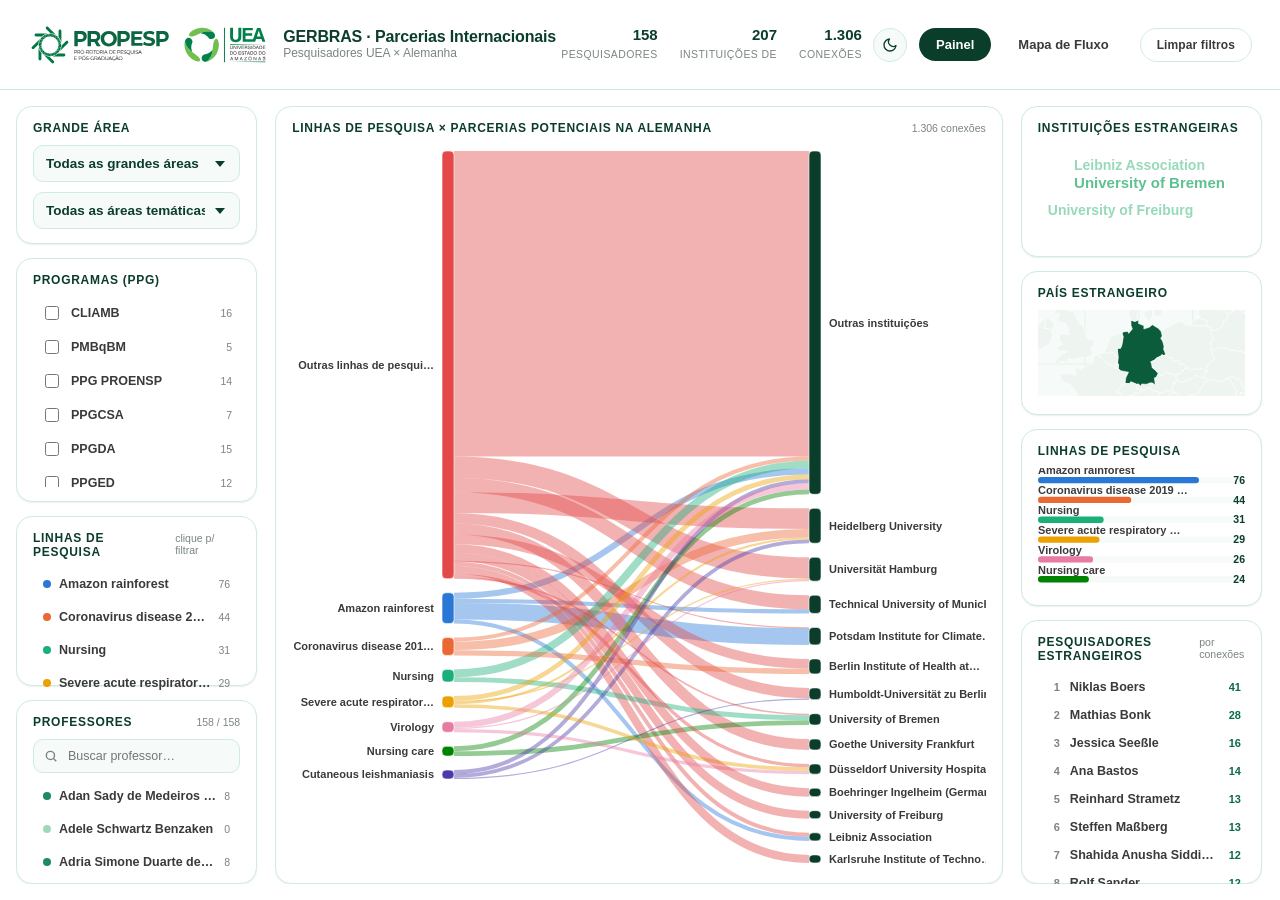
<file: docs/index.html>
<!doctype html>
<html lang="pt-BR">
<head>
<meta charset="utf-8" />
<meta name="viewport" content="width=device-width, initial-scale=1" />
<script>(function(){var t=localStorage.getItem('gerbras-theme');if(t==='dark'||t==='light')document.documentElement.setAttribute('data-theme',t);})();</script>
<title>GERBRAS · Parcerias Internacionais UEA</title>
<link rel="stylesheet" href="css/style.css?v=7" />
</head>
<body>

<header class="topbar">
  <div class="topbar__brand">
    <img src="image/propespuea.svg" alt="PROPESP UEA" class="topbar__logo" />
    <div class="topbar__title">
      <strong>GERBRAS · Parcerias Internacionais</strong>
      <span>Pesquisadores UEA × Alemanha</span>
    </div>
  </div>

  <div class="topbar__stats" id="topbar-stats"></div>

  <nav class="topbar__nav">
    <button type="button" id="theme-toggle" class="theme-toggle" aria-label="Alternar tema">
      <svg class="icon-sun" viewBox="0 0 24 24" fill="none" stroke="currentColor" stroke-width="2" stroke-linecap="round"><circle cx="12" cy="12" r="4"/><path d="M12 2v2M12 20v2M4.93 4.93l1.41 1.41M17.66 17.66l1.41 1.41M2 12h2M20 12h2M4.93 19.07l1.41-1.41M17.66 6.34l1.41-1.41"/></svg>
      <svg class="icon-moon" viewBox="0 0 24 24" fill="none" stroke="currentColor" stroke-width="2" stroke-linecap="round" stroke-linejoin="round"><path d="M21 12.79A9 9 0 1111.21 3 7 7 0 0021 12.79z"/></svg>
    </button>
    <a href="index.html" class="topbar__link is-active">Painel</a>
    <a href="flowmap.html" class="topbar__link">Mapa de Fluxo</a>
    <button class="btn btn--ghost" id="btn-clear-filters" style="margin-left:4px;">Limpar filtros</button>
  </nav>
</header>

<main class="layout">

  <!-- ===================== Coluna 1 — filtros ===================== -->
  <section class="col col--left">

    <div class="panel">
      <div class="panel__header"><span class="panel__title">Grande Área</span></div>
      <div class="field">
        <select id="filter-grande-area" class="dropdown">
          <option value="">Todas as grandes áreas</option>
        </select>
      </div>
      <div class="field" style="margin-top:10px;">
        <select id="filter-area" class="dropdown">
          <option value="">Todas as áreas temáticas</option>
        </select>
      </div>
    </div>

    <div class="panel">
      <div class="panel__header">
        <span class="panel__title">Programas (PPG)</span>
        <span class="panel__hint" id="ppg-count-hint"></span>
      </div>
      <div class="checklist" id="filter-ppg-list"></div>
    </div>

    <div class="panel panel--grow">
      <div class="panel__header">
        <span class="panel__title">Linhas de pesquisa</span>
        <span class="panel__hint">clique p/ filtrar</span>
      </div>
      <div class="panel__body">
        <div class="picklist" id="linhas-list"></div>
      </div>
    </div>

    <div class="panel panel--grow">
      <div class="panel__header">
        <span class="panel__title">Professores</span>
        <span class="panel__hint" id="prof-count-hint"></span>
      </div>
      <div class="panel__body">
        <div class="search-box">
          <svg width="14" height="14" viewBox="0 0 24 24" fill="none" stroke="currentColor" stroke-width="2.4"><circle cx="11" cy="11" r="7"/><path d="M21 21l-4.3-4.3"/></svg>
          <input type="text" id="prof-search" placeholder="Buscar professor…" />
        </div>
        <div class="picklist" id="prof-list"></div>
      </div>
    </div>

  </section>

  <!-- ===================== Coluna 2 — Sankey ===================== -->
  <section class="col col--center">
    <div class="panel panel--grow">
      <div class="panel__header">
        <span class="panel__title">Linhas de pesquisa × Parcerias potenciais na Alemanha</span>
        <span class="panel__hint" id="sankey-hint"></span>
      </div>
      <div class="panel__body" id="sankey-chart"></div>
    </div>
  </section>

  <!-- ===================== Coluna 3 — visão geral ===================== -->
  <section class="col col--right">

    <div class="panel" style="height:210px; display:flex; flex-direction:column;">
      <div class="panel__header"><span class="panel__title">Instituições estrangeiras</span></div>
      <div class="panel__body" id="wordcloud-chart" style="flex:1; min-height:0;"></div>
    </div>

    <div class="panel" style="height:200px; display:flex; flex-direction:column;">
      <div class="panel__header"><span class="panel__title">País estrangeiro</span></div>
      <div class="panel__body" id="map-chart" style="flex:1; min-height:0;"></div>
    </div>

    <div class="panel" style="height:250px; display:flex; flex-direction:column;">
      <div class="panel__header"><span class="panel__title">Linhas de pesquisa</span></div>
      <div class="panel__body" id="bar-chart" style="flex:1; min-height:0;"></div>
    </div>

    <div class="panel panel--grow">
      <div class="panel__header">
        <span class="panel__title">Pesquisadores estrangeiros</span>
        <span class="panel__hint">por conexões</span>
      </div>
      <div class="panel__body" id="foreign-ranking"></div>
    </div>

  </section>

</main>

<script src="lib/d3.v7.min.js"></script>
<script src="lib/d3-sankey.min.js"></script>
<script src="lib/d3-cloud.min.js"></script>
<script src="lib/topojson-client.min.js"></script>
<script src="js/common.js?v=7"></script>
<script src="js/charts.js?v=7"></script>
<script src="js/page1.js?v=7"></script>
</body>
</html>
</file>
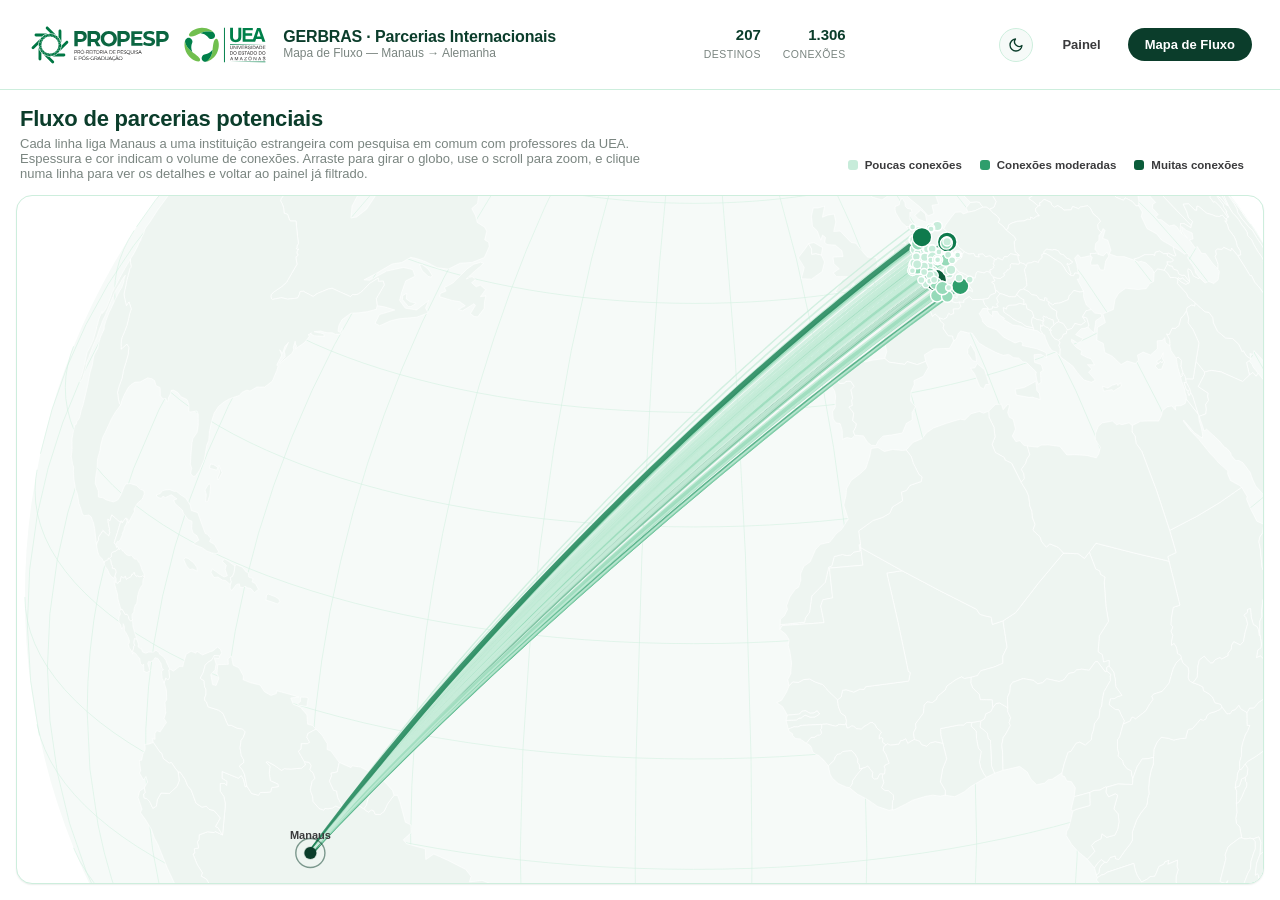
<file: docs/flowmap.html>
<!doctype html>
<html lang="pt-BR">
<head>
<meta charset="utf-8" />
<meta name="viewport" content="width=device-width, initial-scale=1" />
<script>(function(){var t=localStorage.getItem('gerbras-theme');if(t==='dark'||t==='light')document.documentElement.setAttribute('data-theme',t);})();</script>
<title>GERBRAS · Mapa de Fluxo</title>
<link rel="stylesheet" href="css/style.css?v=7" />
</head>
<body>

<header class="topbar">
  <div class="topbar__brand">
    <img src="image/propespuea.svg" alt="PROPESP UEA" class="topbar__logo" />
    <div class="topbar__title">
      <strong>GERBRAS · Parcerias Internacionais</strong>
      <span>Mapa de Fluxo — Manaus → Alemanha</span>
    </div>
  </div>

  <div class="topbar__stats" id="topbar-stats"></div>

  <nav class="topbar__nav">
    <button type="button" id="theme-toggle" class="theme-toggle" aria-label="Alternar tema">
      <svg class="icon-sun" viewBox="0 0 24 24" fill="none" stroke="currentColor" stroke-width="2" stroke-linecap="round"><circle cx="12" cy="12" r="4"/><path d="M12 2v2M12 20v2M4.93 4.93l1.41 1.41M17.66 17.66l1.41 1.41M2 12h2M20 12h2M4.93 19.07l1.41-1.41M17.66 6.34l1.41-1.41"/></svg>
      <svg class="icon-moon" viewBox="0 0 24 24" fill="none" stroke="currentColor" stroke-width="2" stroke-linecap="round" stroke-linejoin="round"><path d="M21 12.79A9 9 0 1111.21 3 7 7 0 0021 12.79z"/></svg>
    </button>
    <a href="index.html" class="topbar__link">Painel</a>
    <a href="flowmap.html" class="topbar__link is-active">Mapa de Fluxo</a>
  </nav>
</header>

<main class="flow-page">
  <div class="flow-hero">
    <div>
      <h1>Fluxo de parcerias potenciais</h1>
      <p>Cada linha liga Manaus a uma instituição estrangeira com pesquisa em comum com professores da UEA. Espessura e cor indicam o volume de conexões. Arraste para girar o globo, use o scroll para zoom, e clique numa linha para ver os detalhes e voltar ao painel já filtrado.</p>
    </div>
    <div class="flow-legend" id="flow-legend"></div>
  </div>

  <div class="panel panel--flush flow-map-wrap">
    <div id="flow-chart"></div>
  </div>
</main>

<div class="flow-detail" id="flow-detail">
  <h3 id="fd-title">—</h3>
  <div class="muted" id="fd-sub">—</div>
  <div class="kw-tags" id="fd-keywords"></div>
  <div class="text-xs muted" style="margin-bottom:8px; font-weight:700; text-transform:uppercase; letter-spacing:.05em;">Professores UEA envolvidos</div>
  <div class="picklist" id="fd-professors" style="max-height:150px; margin-bottom:14px;"></div>
  <div class="actions">
    <button class="btn btn--ghost" id="fd-close">Fechar</button>
  </div>
</div>

<script src="lib/d3.v7.min.js"></script>
<script src="lib/topojson-client.min.js"></script>
<script src="js/common.js?v=7"></script>
<script src="js/charts.js?v=7"></script>
<script src="js/flowmap.js?v=7"></script>
</body>
</html>
</file>
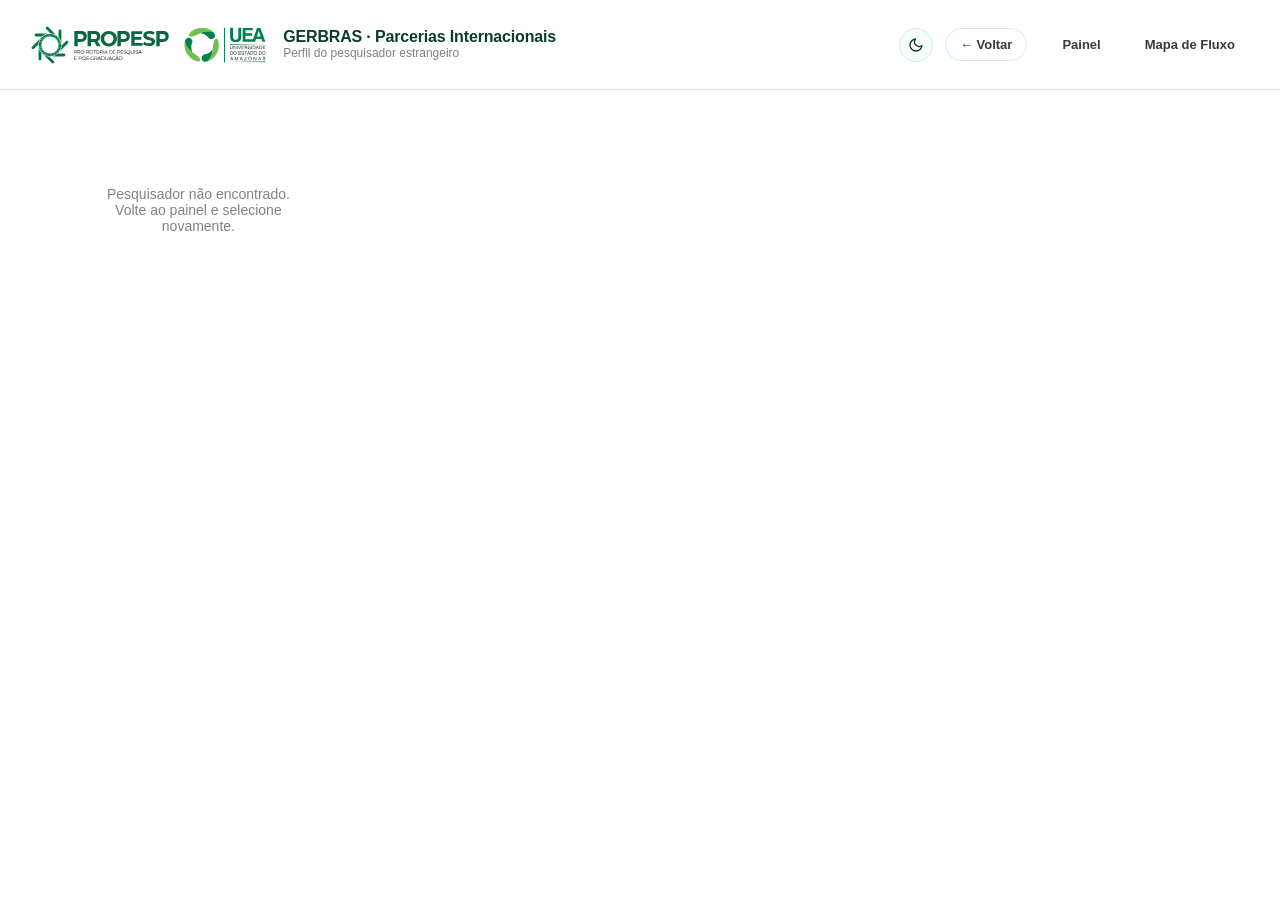
<file: docs/professor.html>
<!doctype html>
<html lang="pt-BR">
<head>
<meta charset="utf-8" />
<meta name="viewport" content="width=device-width, initial-scale=1" />
<script>(function(){var t=localStorage.getItem('gerbras-theme');if(t==='dark'||t==='light')document.documentElement.setAttribute('data-theme',t);})();</script>
<title>GERBRAS · Perfil do Pesquisador</title>
<link rel="stylesheet" href="css/style.css?v=7" />
</head>
<body>

<header class="topbar">
  <div class="topbar__brand">
    <img src="image/propespuea.svg" alt="PROPESP UEA" class="topbar__logo" />
    <div class="topbar__title">
      <strong>GERBRAS · Parcerias Internacionais</strong>
      <span>Perfil do pesquisador estrangeiro</span>
    </div>
  </div>

  <div class="topbar__stats" id="topbar-stats"></div>

  <nav class="topbar__nav">
    <button type="button" id="theme-toggle" class="theme-toggle" aria-label="Alternar tema">
      <svg class="icon-sun" viewBox="0 0 24 24" fill="none" stroke="currentColor" stroke-width="2" stroke-linecap="round"><circle cx="12" cy="12" r="4"/><path d="M12 2v2M12 20v2M4.93 4.93l1.41 1.41M17.66 17.66l1.41 1.41M2 12h2M20 12h2M4.93 19.07l1.41-1.41M17.66 6.34l1.41-1.41"/></svg>
      <svg class="icon-moon" viewBox="0 0 24 24" fill="none" stroke="currentColor" stroke-width="2" stroke-linecap="round" stroke-linejoin="round"><path d="M21 12.79A9 9 0 1111.21 3 7 7 0 0021 12.79z"/></svg>
    </button>
    <a href="#" class="topbar__back" id="btn-back">← Voltar</a>
    <a href="index.html" class="topbar__link">Painel</a>
    <a href="flowmap.html" class="topbar__link">Mapa de Fluxo</a>
  </nav>
</header>

<main class="layout layout--profile">

  <!-- ===================== Coluna 1 — Pessoal ===================== -->
  <section class="col col--left">

    <div class="panel">
      <div class="profile-head">
        <div class="avatar" id="p-avatar">--</div>
        <div>
          <h1 id="p-nome">—</h1>
          <div class="muted" id="p-sub">—</div>
        </div>
      </div>
      <div class="badge-row" id="p-badges"></div>
    </div>

    <div class="panel">
      <div class="panel__header"><span class="panel__title">Contato</span></div>
      <div id="p-contact"></div>
    </div>

    <div class="panel panel--grow">
      <div class="panel__header">
        <span class="panel__title">Linhas de pesquisa em comum</span>
        <span class="panel__hint" id="p-linhas-hint"></span>
      </div>
      <div class="panel__body">
        <div class="kw-tags" id="p-linhas"></div>
      </div>
    </div>

    <div class="panel panel--grow">
      <div class="panel__header">
        <span class="panel__title">Professores UEA conectados</span>
        <span class="panel__hint" id="p-profs-hint"></span>
      </div>
      <div class="panel__body">
        <div class="picklist" id="p-profs"></div>
      </div>
    </div>

  </section>

  <!-- ===================== Coluna 2 — Instituição ===================== -->
  <section class="col col--center">

    <div class="panel">
      <div class="panel__header"><span class="panel__title">Instituição</span></div>
      <h1 id="i-nome" style="font-size:20px;">—</h1>
      <div class="muted" id="i-sub" style="margin-top:2px;">—</div>
      <div class="stat-row" style="margin-top:14px;">
        <div class="stat-tile"><b id="i-matches">—</b><small>Conexões</small></div>
        <div class="stat-tile"><b id="i-researchers">—</b><small>Prof. UEA</small></div>
      </div>
    </div>

    <div class="panel panel--grow" style="min-height:220px;">
      <div class="panel__header"><span class="panel__title">Localização</span></div>
      <div class="panel__body" id="institution-map"></div>
    </div>

    <div class="panel">
      <div class="panel__header">
        <span class="panel__title">Sobre a instituição</span>
        <span class="panel__hint">via OpenAlex</span>
      </div>
      <div id="i-details">
        <div class="skeleton" style="width:80%;"></div>
        <div class="skeleton" style="width:60%;"></div>
        <div class="skeleton" style="width:70%;"></div>
      </div>
    </div>

  </section>

  <!-- ===================== Coluna 3 — Publicações ===================== -->
  <section class="col col--right">

    <div class="panel panel--grow">
      <div class="panel__header">
        <span class="panel__title">Publicações</span>
        <span class="panel__hint" id="pub-hint">via OpenAlex</span>
      </div>
      <div class="panel__body" id="pub-list">
        <div class="skeleton" style="width:95%;"></div>
        <div class="skeleton" style="width:70%;"></div>
        <div class="skeleton" style="width:85%; margin-top:16px;"></div>
        <div class="skeleton" style="width:60%;"></div>
      </div>
    </div>

  </section>

</main>

<script src="lib/d3.v7.min.js"></script>
<script src="lib/topojson-client.min.js"></script>
<script src="js/common.js?v=7"></script>
<script src="js/charts.js?v=7"></script>
<script src="js/professor.js?v=7"></script>
</body>
</html>
</file>
<file: docs/css/style.css>
/* ==========================================================================
   GERBRAS · Design system — estética clara, bordas finas verdes, motion Apple
   ========================================================================== */

:root {
  color-scheme: light;

  /* superfícies */
  --surface-page: #ffffff;
  --surface-panel: #ffffff;
  --surface-alt: #f6faf8;
  --surface-hover: #eef8f2;

  /* tinta / texto */
  --ink-primary: #0b3d2b;      /* verde escuro — títulos, valores em destaque */
  --ink-secondary: #3a3a3c;    /* cinza escuro — corpo de texto */
  --ink-muted: #7a8580;        /* cinza médio — legendas, eixos, metadados */
  --ink-on-accent: #ffffff;

  /* bordas */
  --border-hairline: #cdeedd;  /* verde claro, fino */
  --border-strong: #9fd9bb;

  /* acento interativo */
  --accent: #1f8a5f;
  --accent-strong: #0b6b45;
  --accent-wash: rgba(31, 138, 95, 0.08);

  /* paleta categórica (linhas de pesquisa) — validada scripts/validate_palette.js */
  --cat-1: #2a78d6; /* azul */
  --cat-2: #eb6834; /* laranja */
  --cat-3: #1baf7a; /* água */
  --cat-4: #eda100; /* amarelo */
  --cat-5: #e87ba4; /* magenta */
  --cat-6: #008300; /* verde */
  --cat-7: #4a3aa7; /* violeta */
  --cat-8: #e34948; /* vermelho — reservado p/ bucket "Outras" */

  /* geometria */
  --radius-sm: 10px;
  --radius-md: 16px;
  --radius-lg: 22px;
  --radius-pill: 999px;

  /* sombra sutil */
  --shadow-sm: 0 1px 2px rgba(11, 61, 43, 0.05), 0 1px 1px rgba(11, 61, 43, 0.03);
  --shadow-md: 0 8px 24px rgba(11, 61, 43, 0.08);
  --shadow-lift: 0 12px 32px rgba(11, 61, 43, 0.14);

  /* motion — curva estilo Apple */
  --ease: cubic-bezier(0.32, 0.72, 0, 1);
  --dur-fast: 160ms;
  --dur-mid: 280ms;
  --dur-slow: 480ms;

  --font: -apple-system, BlinkMacSystemFont, "SF Pro Display", "SF Pro Text",
    "Segoe UI", "Helvetica Neue", Arial, sans-serif;

  --topbar-h: 10vh;

  /* mapas/gráficos — cromo neutro (lido pelo JS via getComputedStyle) */
  --chart-map-fill: #eef5f1;
  --chart-map-border: #ffffff;
  --chart-node-neutral: #0b3d2b;
  --chart-seq-1: #eaf7f0; --chart-seq-2: #c7ecda; --chart-seq-3: #96dab9;
  --chart-seq-4: #5fc192; --chart-seq-5: #2e9e6c; --chart-seq-6: #0f7a4d; --chart-seq-7: #0b5c3a;

  --topbar-bg: rgba(255, 255, 255, 0.9);
}

/* ---------- tema escuro: alta legibilidade, mesmos tokens ---------- */
@media (prefers-color-scheme: dark) {
  :root:not([data-theme="light"]) {
    color-scheme: dark;
    --surface-page: #0a100c;
    --surface-panel: #101712;
    --surface-alt: #171f1a;
    --surface-hover: #1e2921;

    --ink-primary: #7fe8ab;
    --ink-secondary: #e7ebe8;
    --ink-muted: #93a196;
    --ink-on-accent: #06120a;

    --border-hairline: #24352b;
    --border-strong: #3a5a45;

    --accent: #34d399;
    --accent-strong: #6ee7b8;
    --accent-wash: rgba(52, 211, 153, 0.16);

    --cat-1: #3987e5; --cat-2: #d95926; --cat-3: #199e70; --cat-4: #c98500;
    --cat-5: #d55181; --cat-6: #14a814; --cat-7: #9085e9; --cat-8: #e66767;

    --shadow-sm: 0 1px 2px rgba(0, 0, 0, 0.5), 0 1px 1px rgba(0, 0, 0, 0.35);
    --shadow-md: 0 8px 24px rgba(0, 0, 0, 0.55);
    --shadow-lift: 0 12px 36px rgba(0, 0, 0, 0.65);

    --chart-map-fill: #1c2620;
    --chart-map-border: #0a100c;
    --chart-node-neutral: #e7ebe8;
    --chart-seq-1: #142a20; --chart-seq-2: #164028; --chart-seq-3: #185c34;
    --chart-seq-4: #1c7d40; --chart-seq-5: #26a352; --chart-seq-6: #4bc873; --chart-seq-7: #8de6a5;

    --topbar-bg: rgba(10, 16, 12, 0.86);
  }
}
:root[data-theme="dark"] {
  color-scheme: dark;
  --surface-page: #0a100c;
  --surface-panel: #101712;
  --surface-alt: #171f1a;
  --surface-hover: #1e2921;

  --ink-primary: #7fe8ab;
  --ink-secondary: #e7ebe8;
  --ink-muted: #93a196;
  --ink-on-accent: #06120a;

  --border-hairline: #24352b;
  --border-strong: #3a5a45;

  --accent: #34d399;
  --accent-strong: #6ee7b8;
  --accent-wash: rgba(52, 211, 153, 0.16);

  --cat-1: #3987e5; --cat-2: #d95926; --cat-3: #199e70; --cat-4: #c98500;
  --cat-5: #d55181; --cat-6: #14a814; --cat-7: #9085e9; --cat-8: #e66767;

  --shadow-sm: 0 1px 2px rgba(0, 0, 0, 0.5), 0 1px 1px rgba(0, 0, 0, 0.35);
  --shadow-md: 0 8px 24px rgba(0, 0, 0, 0.55);
  --shadow-lift: 0 12px 36px rgba(0, 0, 0, 0.65);

  --chart-map-fill: #1c2620;
  --chart-map-border: #0a100c;
  --chart-node-neutral: #e7ebe8;
  --chart-seq-1: #142a20; --chart-seq-2: #164028; --chart-seq-3: #185c34;
  --chart-seq-4: #1c7d40; --chart-seq-5: #26a352; --chart-seq-6: #4bc873; --chart-seq-7: #8de6a5;

  --topbar-bg: rgba(10, 16, 12, 0.86);
}

* { box-sizing: border-box; }

html, body {
  margin: 0;
  padding: 0;
  height: 100%;
  background: var(--surface-page);
  color: var(--ink-secondary);
  font-family: var(--font);
  -webkit-font-smoothing: antialiased;
  overflow: hidden;
}

::selection { background: var(--accent-wash); color: var(--ink-primary); }

/* ---------- scrollbars finas, discretas ---------- */
* { scrollbar-width: thin; scrollbar-color: var(--border-strong) transparent; }
*::-webkit-scrollbar { width: 6px; height: 6px; }
*::-webkit-scrollbar-thumb { background: var(--border-strong); border-radius: var(--radius-pill); }
*::-webkit-scrollbar-track { background: transparent; }

/* ==========================================================================
   Barra superior
   ========================================================================== */
.topbar {
  height: var(--topbar-h);
  min-height: 56px;
  display: flex;
  align-items: center;
  justify-content: space-between;
  padding: 0 28px;
  background: var(--topbar-bg);
  backdrop-filter: saturate(180%) blur(14px);
  border-bottom: 1px solid var(--border-hairline);
  position: relative;
  z-index: 20;
}

.topbar__brand { display: flex; align-items: center; gap: 14px; }
.topbar__logo { height: calc(var(--topbar-h) * 0.6); max-height: 44px; width: auto; display: block; }
.topbar__title { display: flex; flex-direction: column; line-height: 1.15; }
.topbar__title strong { color: var(--ink-primary); font-size: 16px; font-weight: 700; letter-spacing: -0.01em; }
.topbar__title span { color: var(--ink-muted); font-size: 12px; font-weight: 500; }

.topbar__nav { display: flex; align-items: center; gap: 10px; }
.topbar__link {
  font-size: 13px; font-weight: 600; color: var(--ink-secondary);
  text-decoration: none; padding: 8px 16px; border-radius: var(--radius-pill);
  border: 1px solid transparent; transition: all var(--dur-fast) var(--ease);
}
.topbar__link:hover { background: var(--surface-hover); border-color: var(--border-hairline); }
.topbar__link.is-active { background: var(--ink-primary); color: var(--ink-on-accent); }

.topbar__stats { display: flex; gap: 22px; margin-right: 6px; }
.topbar__stat { text-align: right; line-height: 1.1; }
.topbar__stat b { display: block; font-size: 15px; color: var(--ink-primary); font-variant-numeric: tabular-nums; }
.topbar__stat small { font-size: 10.5px; color: var(--ink-muted); text-transform: uppercase; letter-spacing: 0.04em; }

.theme-toggle {
  display: flex; align-items: center; justify-content: center;
  width: 34px; height: 34px; flex: none; margin-right: 2px;
  border-radius: 50%; border: 1px solid var(--border-hairline);
  background: var(--surface-alt); color: var(--ink-primary);
  cursor: pointer; transition: all var(--dur-fast) var(--ease);
}
.theme-toggle:hover { background: var(--surface-hover); border-color: var(--border-strong); transform: translateY(-1px); }
.theme-toggle svg { width: 16px; height: 16px; }
/* o JS sempre define data-theme explicitamente em <html>, então só
   precisamos alternar os ícones por esse atributo */
.theme-toggle .icon-sun { display: none; }
.theme-toggle .icon-moon { display: block; }
:root[data-theme="dark"] .theme-toggle .icon-sun { display: block; }
:root[data-theme="dark"] .theme-toggle .icon-moon { display: none; }

/* ==========================================================================
   Layout de colunas — página 1
   ========================================================================== */
.layout {
  height: calc(100vh - var(--topbar-h));
  display: grid;
  grid-template-columns: 20fr 60fr 20fr;
  gap: 16px;
  padding: 16px;
}

.col { min-width: 0; min-height: 0; display: flex; flex-direction: column; gap: 14px; overflow-y: auto; padding-right: 2px; }
.col--center { overflow: hidden; }

/* ==========================================================================
   Cartões / painéis
   ========================================================================== */
.panel {
  background: var(--surface-panel);
  border: 1px solid var(--border-hairline);
  border-radius: var(--radius-md);
  box-shadow: var(--shadow-sm);
  padding: 14px 16px;
  transition: box-shadow var(--dur-mid) var(--ease), transform var(--dur-mid) var(--ease), border-color var(--dur-mid) var(--ease);
}
.panel:hover { box-shadow: var(--shadow-md); border-color: var(--border-strong); }

.panel--flush { padding: 0; overflow: hidden; }
.panel--grow { flex: 1 1 auto; min-height: 0; display: flex; flex-direction: column; }

.panel__header {
  display: flex; align-items: baseline; justify-content: space-between;
  margin-bottom: 10px;
}
.panel__title {
  font-size: 12px; font-weight: 700; color: var(--ink-primary);
  text-transform: uppercase; letter-spacing: 0.06em;
}
.panel__hint { font-size: 10.5px; color: var(--ink-muted); }
.panel__body { flex: 1 1 auto; min-height: 0; }

/* ==========================================================================
   Filtros
   ========================================================================== */
.field { display: flex; flex-direction: column; gap: 6px; }
.field label {
  font-size: 11px; font-weight: 700; color: var(--ink-muted);
  text-transform: uppercase; letter-spacing: 0.05em;
}

select.dropdown {
  appearance: none; -webkit-appearance: none;
  width: 100%; padding: 10px 34px 10px 12px;
  font-family: var(--font); font-size: 13.5px; font-weight: 600; color: var(--ink-primary);
  background: var(--surface-alt) url('data:image/svg+xml;utf8,<svg xmlns="http://www.w3.org/2000/svg" width="10" height="6"><path d="M0 0l5 6 5-6z" fill="%230b3d2b"/></svg>') no-repeat right 14px center;
  border: 1px solid var(--border-hairline); border-radius: var(--radius-sm);
  cursor: pointer; transition: all var(--dur-fast) var(--ease);
}
select.dropdown:hover { border-color: var(--border-strong); background-color: var(--surface-hover); }
select.dropdown:focus { outline: none; border-color: var(--accent); box-shadow: 0 0 0 3px var(--accent-wash); }

.checklist { display: flex; flex-direction: column; gap: 2px; max-height: 190px; overflow-y: auto; }
.checkrow {
  display: flex; align-items: center; gap: 9px; padding: 6px 8px;
  border-radius: var(--radius-sm); cursor: pointer; user-select: none;
  transition: background var(--dur-fast) var(--ease);
}
.checkrow:hover { background: var(--surface-hover); }
.checkrow input { accent-color: var(--accent); width: 14px; height: 14px; cursor: pointer; }
.checkrow span { font-size: 12.5px; font-weight: 600; color: var(--ink-secondary); }
.checkrow small { margin-left: auto; font-size: 10.5px; color: var(--ink-muted); font-variant-numeric: tabular-nums; }

/* listas selecionáveis (linhas de pesquisa / professores) */
.picklist { display: flex; flex-direction: column; gap: 3px; max-height: 240px; overflow-y: auto; }
.pickrow {
  display: flex; align-items: center; gap: 8px; padding: 7px 9px;
  border-radius: var(--radius-sm); cursor: pointer; border: 1px solid transparent;
  transition: all var(--dur-fast) var(--ease);
}
.pickrow:hover { background: var(--surface-hover); }
.pickrow.is-active { background: var(--accent-wash); border-color: var(--border-strong); }
.pickrow .dot { width: 8px; height: 8px; border-radius: 50%; flex: none; background: var(--border-strong); }
.pickrow .label { font-size: 12.5px; font-weight: 600; color: var(--ink-secondary); overflow: hidden; text-overflow: ellipsis; white-space: nowrap; }
.pickrow.is-active .label { color: var(--ink-primary); }
.pickrow .count { margin-left: auto; font-size: 10.5px; color: var(--ink-muted); font-variant-numeric: tabular-nums; }

.rank { display: flex; align-items: center; gap: 10px; padding: 7px 4px; border-radius: var(--radius-sm); transition: background var(--dur-fast) var(--ease); cursor: pointer; }
.rank:hover { background: var(--surface-hover); }
.rank__pos { width: 18px; font-size: 11px; font-weight: 800; color: var(--ink-muted); text-align: right; }
.rank__name { flex: 1; font-size: 12.5px; font-weight: 600; color: var(--ink-secondary); overflow: hidden; text-overflow: ellipsis; white-space: nowrap; }
.rank__val { font-size: 11px; font-weight: 700; color: var(--accent-strong); font-variant-numeric: tabular-nums; }

.search-box {
  display: flex; align-items: center; gap: 8px;
  background: var(--surface-alt); border: 1px solid var(--border-hairline);
  border-radius: var(--radius-sm); padding: 8px 10px; margin-bottom: 8px;
  transition: all var(--dur-fast) var(--ease);
}
.search-box:focus-within { border-color: var(--accent); box-shadow: 0 0 0 3px var(--accent-wash); }
.search-box input { border: none; outline: none; background: transparent; font-family: var(--font); font-size: 12.5px; color: var(--ink-primary); width: 100%; }
.search-box svg { flex: none; color: var(--ink-muted); }

/* botão limpar filtros */
.btn {
  font-family: var(--font); font-size: 12px; font-weight: 700; letter-spacing: 0.01em;
  color: var(--ink-on-accent); background: var(--ink-primary);
  border: none; border-radius: var(--radius-pill); padding: 9px 16px;
  cursor: pointer; transition: all var(--dur-fast) var(--ease);
}
.btn:hover { background: var(--accent-strong); transform: translateY(-1px); box-shadow: var(--shadow-md); }
.btn:active { transform: translateY(0); }
.btn--ghost { background: transparent; color: var(--ink-secondary); border: 1px solid var(--border-hairline); }
.btn--ghost:hover { background: var(--surface-hover); color: var(--ink-primary); border-color: var(--border-strong); box-shadow: none; }

/* ==========================================================================
   Tipografia utilitária
   ========================================================================== */
h1, h2, h3 { color: var(--ink-primary); margin: 0; font-weight: 700; letter-spacing: -0.01em; }
.text-xs { font-size: 10.5px; }
.text-sm { font-size: 12.5px; }
.text-md { font-size: 14px; }
.text-lg { font-size: 18px; }
.text-xl { font-size: 26px; }
.muted { color: var(--ink-muted); }
.strong { color: var(--ink-primary); font-weight: 700; }

.empty-hint { font-size: 12px; color: var(--ink-muted); padding: 14px 4px; text-align: center; }

/* ==========================================================================
   Tooltip global (usado pelos gráficos D3)
   ========================================================================== */
.viz-tooltip {
  position: fixed; pointer-events: none; z-index: 999;
  background: var(--ink-primary); color: #fff;
  font-family: var(--font); font-size: 12px; font-weight: 500;
  padding: 8px 11px; border-radius: 10px; box-shadow: var(--shadow-lift);
  opacity: 0; transform: translate(-50%, calc(-100% - 10px)) scale(0.96);
  transition: opacity var(--dur-fast) var(--ease), transform var(--dur-fast) var(--ease);
  max-width: 240px; line-height: 1.4;
}
.viz-tooltip.is-visible { opacity: 1; transform: translate(-50%, calc(-100% - 14px)) scale(1); }
.viz-tooltip b { color: #bdf0d6; }

/* ==========================================================================
   Sankey
   ========================================================================== */
#sankey-chart { width: 100%; height: 100%; }
.sankey-node rect { stroke: rgba(255,255,255,0.6); stroke-width: 1px; rx: 4px; transition: opacity var(--dur-fast) var(--ease); }
.sankey-node text { font-family: var(--font); font-size: 11px; font-weight: 600; fill: var(--ink-secondary); }
.sankey-node.is-dim rect { opacity: 0.15; }
.sankey-node.is-dim text { opacity: 0.25; }
.sankey-link { fill: none; transition: opacity var(--dur-fast) var(--ease), stroke-width var(--dur-fast) var(--ease); cursor: pointer; }
.sankey-link.is-dim { opacity: 0.06; }
.sankey-link:hover { opacity: 0.95 !important; }

/* ==========================================================================
   Word cloud / mapa / barras
   ========================================================================== */
#wordcloud-chart, #map-chart, #bar-chart { width: 100%; height: 100%; }
.wc-word { font-family: var(--font); cursor: pointer; transition: opacity var(--dur-fast) var(--ease); }
.wc-word:hover { opacity: 0.65; }

.map-country { transition: fill var(--dur-mid) var(--ease); cursor: pointer; }
.map-sphere { fill: var(--surface-alt); }
.map-graticule { fill: none; stroke: var(--border-hairline); stroke-width: 0.5px; }
.map-pin { transition: r var(--dur-fast) var(--ease); cursor: pointer; }

.bar-track rect.bg { fill: var(--surface-alt); }
.bar-track rect.fg { transition: width var(--dur-mid) var(--ease); cursor: pointer; }
.bar-label { font-family: var(--font); font-size: 11px; font-weight: 600; fill: var(--ink-secondary); }
.bar-value { font-family: var(--font); font-size: 10.5px; font-weight: 700; fill: var(--ink-primary); font-variant-numeric: tabular-nums; }

/* ==========================================================================
   Página 2 — Flow map
   ========================================================================== */
.flow-page { height: calc(100vh - var(--topbar-h)); padding: 16px; display: flex; flex-direction: column; gap: 14px; }
.flow-hero { display: flex; align-items: flex-end; justify-content: space-between; padding: 0 4px; }
.flow-hero h1 { font-size: 22px; }
.flow-hero p { margin: 4px 0 0; font-size: 13px; color: var(--ink-muted); max-width: 640px; }
.flow-map-wrap { flex: 1 1 auto; min-height: 0; }
#flow-chart { width: 100%; height: 100%; }

.flow-globe { cursor: grab; touch-action: none; }
.flow-globe.is-grabbing { cursor: grabbing; }

.flow-arc { fill: none; cursor: pointer; transition: opacity var(--dur-fast) var(--ease), stroke-width var(--dur-fast) var(--ease); }
.flow-arc.is-dim { opacity: 0.08; }
.flow-dot-origin { fill: var(--ink-primary); }
.flow-dot-dest { cursor: pointer; transition: r var(--dur-fast) var(--ease); }

.flow-legend { display: flex; align-items: center; gap: 18px; padding: 10px 16px; }
.flow-legend__item { display: flex; align-items: center; gap: 7px; font-size: 11.5px; color: var(--ink-secondary); font-weight: 600; }
.flow-legend__swatch { width: 10px; height: 10px; border-radius: 3px; }

/* painel flutuante de detalhes ao clicar um fluxo */
.flow-detail {
  position: fixed; right: 24px; bottom: 24px; width: 320px;
  background: var(--surface-panel); border: 1px solid var(--border-hairline);
  border-radius: var(--radius-lg); box-shadow: var(--shadow-lift);
  padding: 18px; z-index: 30;
  opacity: 0; transform: translateY(16px) scale(0.98); pointer-events: none;
  transition: opacity var(--dur-mid) var(--ease), transform var(--dur-mid) var(--ease);
}
.flow-detail.is-visible { opacity: 1; transform: translateY(0) scale(1); pointer-events: auto; }
.flow-detail h3 { font-size: 15px; margin-bottom: 4px; }
.flow-detail .muted { font-size: 12px; }
.flow-detail .actions { display: flex; gap: 8px; }
.flow-detail .actions .btn { flex: 1; text-align: center; }

.kw-tags { display: flex; flex-wrap: wrap; gap: 6px; }
.kw-tag {
  font-size: 10.5px; font-weight: 700; color: var(--accent-strong);
  background: var(--accent-wash); border-radius: var(--radius-pill); padding: 4px 10px;
}

/* ==========================================================================
   Motion de entrada
   ========================================================================== */
@keyframes rise-in {
  from { opacity: 0; transform: translateY(10px); }
  to { opacity: 1; transform: translateY(0); }
}
.panel, .topbar { animation: rise-in var(--dur-slow) var(--ease) both; }
.col:nth-child(1) .panel:nth-child(1) { animation-delay: 20ms; }
.col:nth-child(1) .panel:nth-child(2) { animation-delay: 60ms; }
.col:nth-child(1) .panel:nth-child(3) { animation-delay: 100ms; }
.col:nth-child(1) .panel:nth-child(4) { animation-delay: 140ms; }
.col:nth-child(2) .panel { animation-delay: 80ms; }
.col:nth-child(3) .panel:nth-child(1) { animation-delay: 100ms; }
.col:nth-child(3) .panel:nth-child(2) { animation-delay: 140ms; }
.col:nth-child(3) .panel:nth-child(3) { animation-delay: 180ms; }
.col:nth-child(3) .panel:nth-child(4) { animation-delay: 220ms; }

/* responsivo simples para telas menores (mantém proporção, empilha em telas muito estreitas) */
@media (max-width: 980px) {
  .layout { grid-template-columns: 1fr; height: auto; overflow-y: auto; }
  .col { overflow: visible; }
  html, body { overflow: auto; }
}

/* ==========================================================================
   Página 3 — Perfil do pesquisador estrangeiro
   ========================================================================== */
.layout--profile { grid-template-columns: 30fr 40fr 30fr; }

.topbar__back {
  display: flex; align-items: center; gap: 6px;
  font-size: 13px; font-weight: 700; color: var(--ink-secondary);
  text-decoration: none; padding: 8px 14px; border-radius: var(--radius-pill);
  border: 1px solid var(--border-hairline); margin-right: 8px;
  transition: all var(--dur-fast) var(--ease);
}
.topbar__back:hover { background: var(--surface-hover); border-color: var(--border-strong); color: var(--ink-primary); }

.avatar {
  width: 64px; height: 64px; border-radius: 50%;
  display: flex; align-items: center; justify-content: center;
  font-size: 22px; font-weight: 800; color: #fff;
  flex: none;
}

.profile-head { display: flex; align-items: center; gap: 16px; }
.profile-head h1 { font-size: 19px; line-height: 1.25; }
.profile-head .muted { font-size: 12.5px; margin-top: 3px; }

.badge-row { display: flex; flex-wrap: wrap; gap: 7px; margin-top: 12px; }
.badge {
  display: inline-flex; align-items: center; gap: 5px;
  font-size: 11px; font-weight: 700; color: var(--ink-secondary);
  background: var(--surface-alt); border: 1px solid var(--border-hairline);
  border-radius: var(--radius-pill); padding: 5px 11px;
}
.badge a { color: inherit; text-decoration: none; }
.badge--link { color: var(--accent-strong); border-color: var(--border-strong); cursor: pointer; }
.badge--link:hover { background: var(--accent-wash); }

.stat-row { display: flex; gap: 10px; }
.stat-tile {
  flex: 1; background: var(--surface-alt); border: 1px solid var(--border-hairline);
  border-radius: var(--radius-sm); padding: 10px 12px; text-align: center;
}
.stat-tile b { display: block; font-size: 20px; color: var(--ink-primary); font-variant-numeric: tabular-nums; }
.stat-tile small { font-size: 10px; color: var(--ink-muted); text-transform: uppercase; letter-spacing: 0.04em; }

.info-row { display: flex; justify-content: space-between; gap: 10px; padding: 7px 0; border-bottom: 1px solid var(--border-hairline); font-size: 12.5px; }
.info-row:last-child { border-bottom: none; }
.info-row span:first-child { color: var(--ink-muted); font-weight: 600; }
.info-row span:last-child { color: var(--ink-secondary); font-weight: 600; text-align: right; max-width: 60%; }
.info-row a { color: var(--accent-strong); text-decoration: none; }
.info-row a:hover { text-decoration: underline; }

#institution-map { width: 100%; height: 100%; min-height: 140px; }

.pub-card {
  padding: 12px 4px; border-bottom: 1px solid var(--border-hairline);
  transition: background var(--dur-fast) var(--ease);
}
.pub-card:last-child { border-bottom: none; }
.pub-card:hover { background: var(--surface-hover); }
.pub-card__title { font-size: 12.5px; font-weight: 700; color: var(--ink-primary); line-height: 1.4; }
.pub-card__meta { font-size: 11px; color: var(--ink-muted); margin-top: 4px; display: flex; gap: 8px; flex-wrap: wrap; }
.pub-card__meta a { color: var(--accent-strong); text-decoration: none; font-weight: 700; }
.pub-card__meta a:hover { text-decoration: underline; }

.skeleton {
  background: linear-gradient(90deg, var(--surface-alt) 25%, var(--surface-hover) 37%, var(--surface-alt) 63%);
  background-size: 400% 100%; animation: skeleton-wave 1.4s ease infinite;
  border-radius: var(--radius-sm); height: 12px; margin: 6px 0;
}
@keyframes skeleton-wave { 0% { background-position: 100% 50%; } 100% { background-position: 0 50%; } }
</file>
